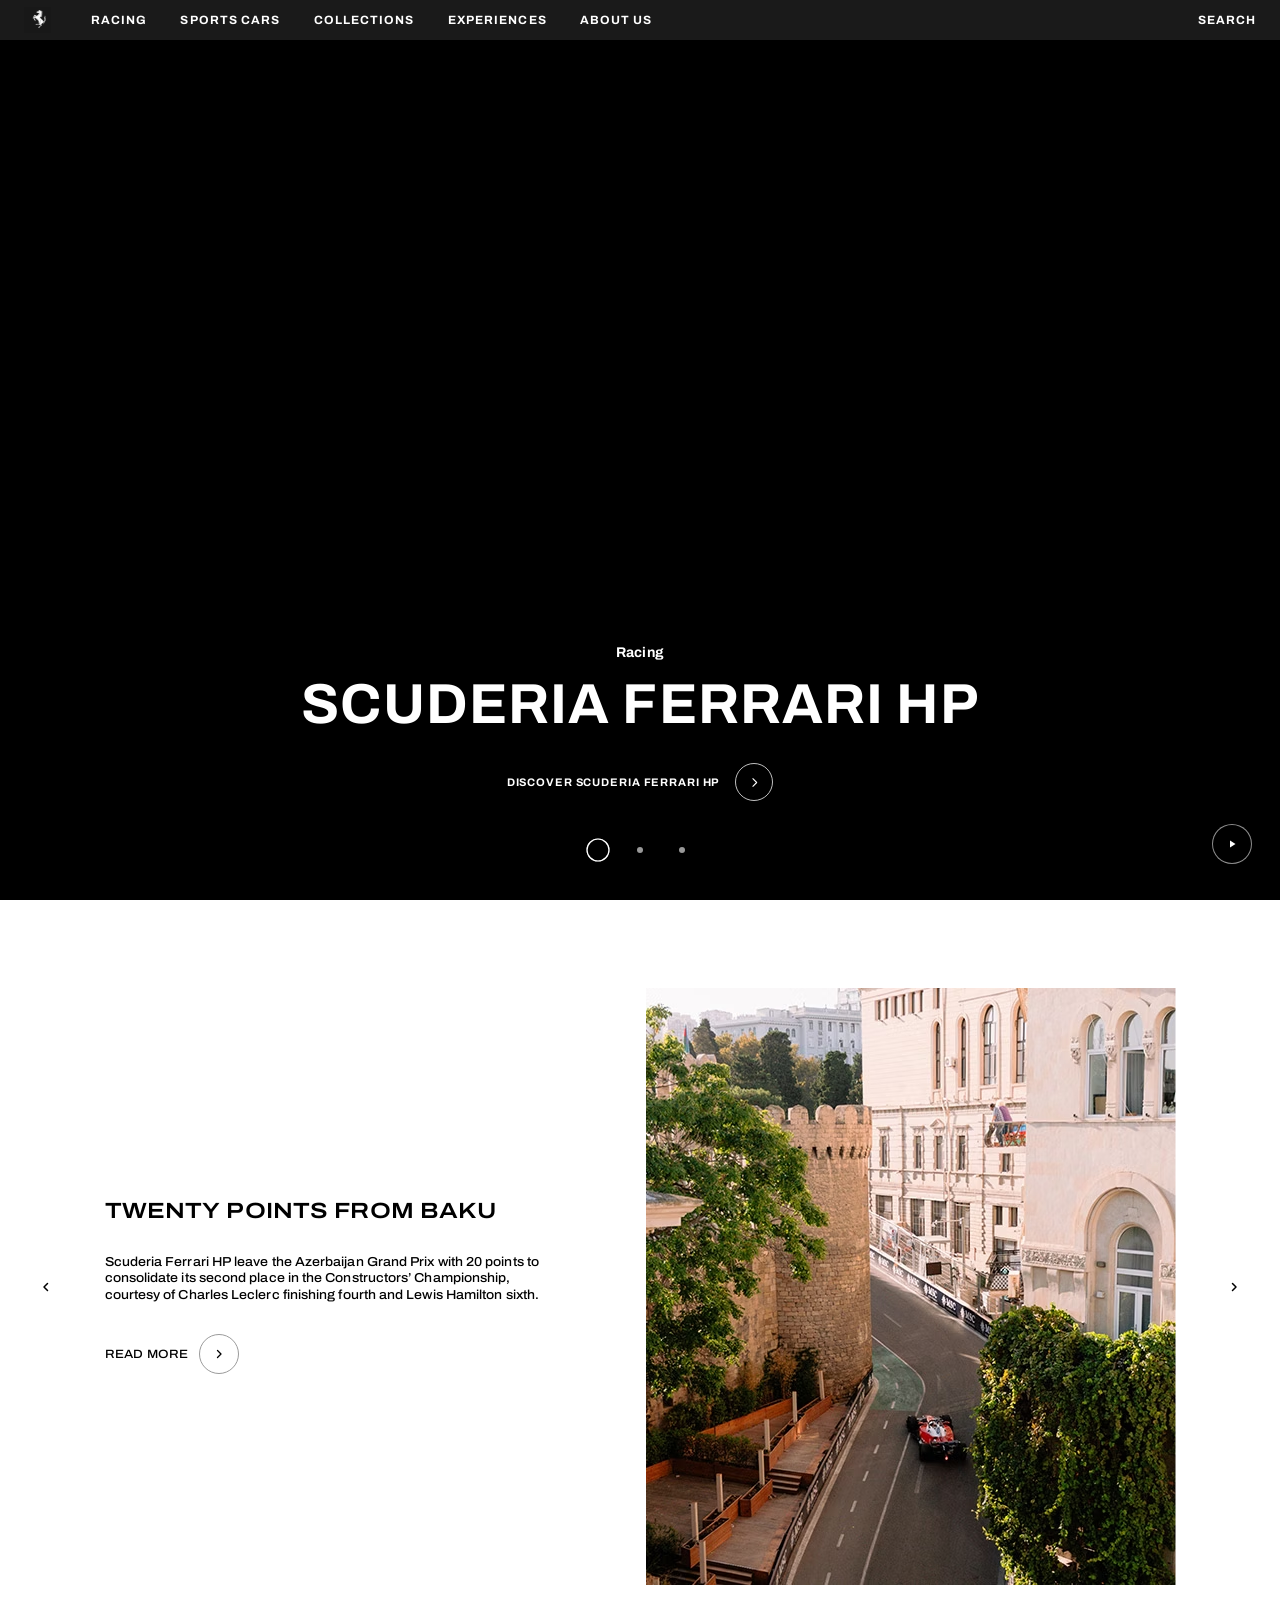
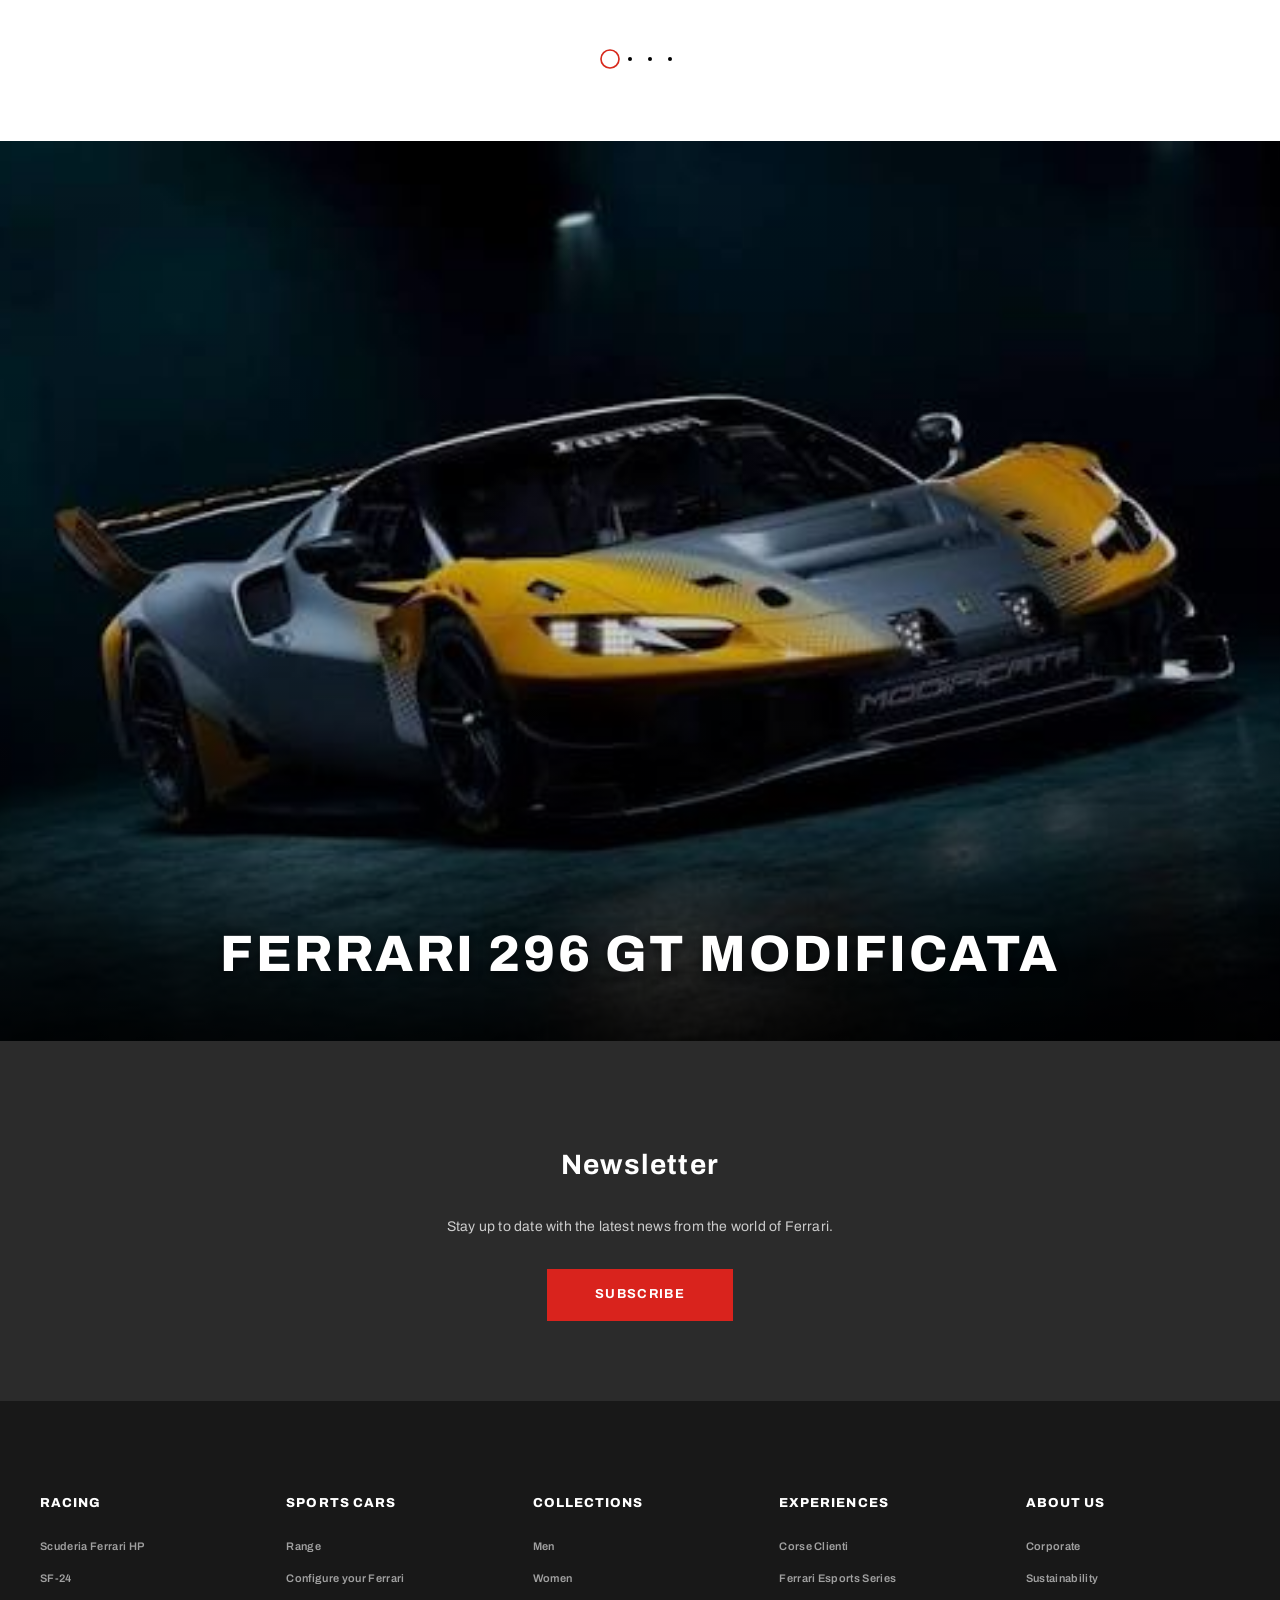
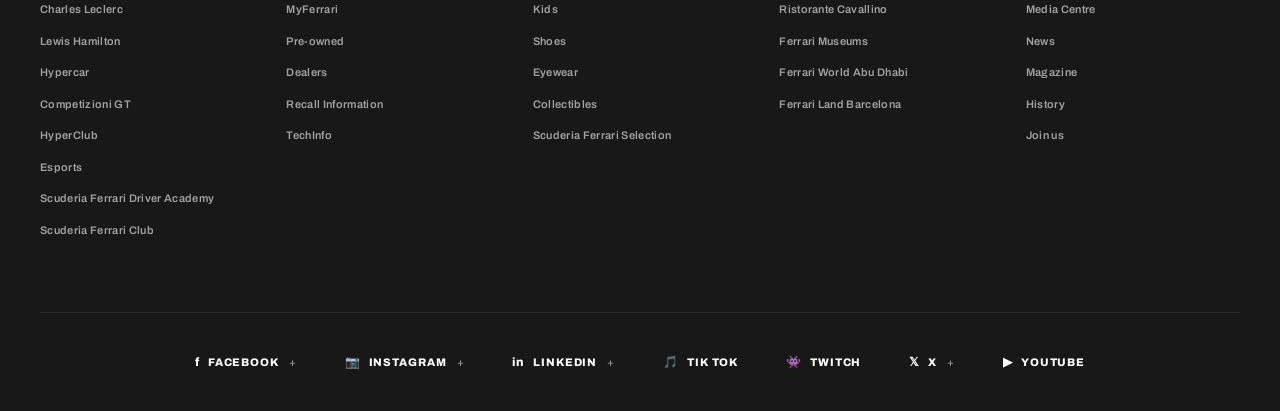
<file: ferrariEasy.versaoFinal/index.html>
<!doctype html>
<html lang="en">
  <head>
    <meta charset="UTF-8" />
    <meta name="viewport" content="width=device-width, initial-scale=1.0" />
    <link rel="stylesheet" href="style.css" />
    <title>Sistema oficial da Ferrari</title>
  </head>
 <body>
    <!--
      FERRARI — réplica do SENAI
    -->
 
    <!-- Fonte: Archivo (variável, com eixo de largura) é a alternativa gratuita mais próxima da Ferrari Sans, a fonte da Ferrari tem copyright kkkkkkkkk -->
    <link rel="preconnect" href="https://fonts.googleapis.com" />
    <link rel="preconnect" href="https://fonts.gstatic.com" crossorigin />
    <link
      href="https://fonts.googleapis.com/css2?family=Archivo:wdth,wght@62..125,100..900&display=swap"
      rel="stylesheet"
    />
 
    <link rel="stylesheet" href="style.css" />
  </head>
 
  <body>
    
<header class="Header_header">
  <div class="Header_topbar">
    <div class="Header_content">
      <a class="Header_logo" href="index.html" aria-label="Ferrari — Home">
        <img src="img/logo.png.png" alt="Ferrari" />
      </a>

      <nav class="Header_nav" aria-label="Main navigation">
        <ul class="Header_menu">
          <li><a href="">Racing</a></li>
          <li><a href="sports-cars.html" aria-current="page">Sports Cars</a></li>
          <li><a href="">Collections</a></li>
          <li><a href="">Experiences</a></li>
          <li><a href="">About Us</a></li>
        </ul>
      </nav>

      <div class="Header_search">
        <a href="">Search</a>
      </div>
    </div>
  </div>
</header>
 
    <main>
      <!-- ==HERO SLIDER== -->
      <section class="hero-slider" id="hero-slider" aria-roledescription="carousel" aria-label="Ferrari highlights">
        <div class="video-container">
          <video id="bg-video" autoplay muted playsinline preload="auto"></video>
        </div>
 
        <div class="hero-content" id="hero-content">
          <p class="hero-category" id="slide-category">Racing</p>
          <h1 class="hero-title" id="slide-title">Scuderia Ferrari HP</h1>
 
          <a class="discover-btn" id="slide-link" href="#racing">
            <span id="slide-cta">Discover Scuderia Ferrari HP</span>
            <span class="arrow-icon" aria-hidden="true">
              <svg viewBox="0 0 24 24">
                <path d="M9 5l7 7-7 7" stroke-linecap="round" stroke-linejoin="round" />
              </svg>
               <!-- SVG: serve para desenhar e exibir gráficos vetoriais (Scalable Vector Graphics) diretamente na página da web -->
            </span>
          </a>
        </div>
 
        <!-- bolinhas: geradas pelo JS a partir da lista slidesVideo -->
        <div class="slider-dots" id="slider-dots"></div>
 
        <!-- botao de play e pausa-->
        <div class="controls-right">
          <button class="play-pause-btn" id="play-pause-btn" type="button" aria-label="Pause video">
            <svg id="pause-icon" viewBox="0 0 24 24" aria-hidden="true">
              <path d="M6 19h4V5H6v14zm8-14v14h4V5h-4z" />
            </svg>
            <svg id="play-icon" viewBox="0 0 24 24" aria-hidden="true" style="display: none">
              <path d="M8 5v14l11-7z" />
            </svg>
          </button>
        </div>
      </section>
 
      <!-- ======================= NEWS ======================= -->
      <section class="news" id="news" aria-roledescription="carousel" aria-label="Latest news">
        <div class="news__stage">
          <button class="news__arrow news__arrow--prev" type="button" aria-label="Previous news">
            <svg viewBox="0 0 24 24" aria-hidden="true"><path d="M15 5l-7 7 7 7" /></svg>
          </button>
 
          <!-- slides: gerados pelo JS a partir da lista slidesNews -->
          <div class="news__slides"></div>
 
          <button class="news__arrow news__arrow--next" type="button" aria-label="Next news">
            <svg viewBox="0 0 24 24" aria-hidden="true"><path d="M9 5l7 7-7 7" /></svg>
          </button>
        </div>
 
        <!-- bolinhas: geradas pelo JS -->
        <div class="news__dots" role="group" aria-label="Choose news"></div>
      </section>
<!-- ======================= FEATURED CAR ======================= -->
      <section class="featured-car">
        <img 
          src="media/ferrari-296-gt-modificata.png" 
          alt="Ferrari 296 GT Modificata" 
          class="featured-car__image" 
        />
        <div class="featured-car__overlay">
          <h2 class="featured-car__title">FERRARI 296 GT MODIFICATA</h2>
        </div>
      </section>
      <!-- ======================= NEWSLETTER ======================= -->
    <section class="newsletter">
      <div class="newsletter__container">
        <h2 class="newsletter__title">Newsletter</h2>
        <p class="newsletter__description">Stay up to date with the latest news from the world of Ferrari.</p>
        <a href="https://www.ferrari.com/en-BR" class="newsletter__button" target="_blank" rel="noopener noreferrer">SUBSCRIBE</a>
      </div>
    </section>

    <!-- ======================= FOOTER ======================= -->
    <footer class="footer">
      <div class="footer__container">
        <!-- Colunas de Navegação -->
        <div class="footer__columns">
          <div class="footer__column">
            <h3 class="footer__column-title">RACING</h3>
            <ul class="footer__list">
              <li><a href="">Scuderia Ferrari HP</a></li>
              <li><a href="">SF-24</a></li>
              <li><a href="">Charles Leclerc</a></li>
              <li><a href="">Lewis Hamilton</a></li>
              <li><a href="">Hypercar</a></li>
              <li><a href="">Competizioni GT</a></li>
              <li><a href="">HyperClub</a></li>
              <li><a href="">Esports</a></li>
              <li><a href="">Scuderia Ferrari Driver Academy</a></li>
              <li><a href="">Scuderia Ferrari Club</a></li>
            </ul>
          </div>

          <div class="footer__column">
            <h3 class="footer__column-title">SPORTS CARS</h3>
            <ul class="footer__list">
              <li><a href="">Range</a></li>
              <li><a href="">Configure your Ferrari</a></li>
              <li><a href="">MyFerrari</a></li>
              <li><a href="">Pre-owned</a></li>
              <li><a href="">Dealers</a></li>
              <li><a href="">Recall Information</a></li>
              <li><a href="">TechInfo</a></li>
            </ul>
          </div>

          <div class="footer__column">
            <h3 class="footer__column-title">COLLECTIONS</h3>
            <ul class="footer__list">
              <li><a href="">Men</a></li>
              <li><a href="">Women</a></li>
              <li><a href="">Kids</a></li>
              <li><a href="">Shoes</a></li>
              <li><a href="">Eyewear</a></li>
              <li><a href="">Collectibles</a></li>
              <li><a href="">Scuderia Ferrari Selection</a></li>
            </ul>
          </div>

          <div class="footer__column">
            <h3 class="footer__column-title">EXPERIENCES</h3>
            <ul class="footer__list">
              <li><a href="">Corse Clienti</a></li>
              <li><a href="">Ferrari Esports Series</a></li>
              <li><a href="">Ristorante Cavallino</a></li>
              <li><a href="">Ferrari Museums</a></li>
              <li><a href="">Ferrari World Abu Dhabi</a></li>
              <li><a href="">Ferrari Land Barcelona</a></li>
            </ul>
          </div>

          <div class="footer__column">
            <h3 class="footer__column-title">ABOUT US</h3>
            <ul class="footer__list">
              <li><a href="">Corporate</a></li>
              <li><a href="">Sustainability</a></li>
              <li><a href="">Media Centre</a></li>
              <li><a href="">News</a></li>
              <li><a href="">Magazine</a></li>
              <li><a href="">History</a></li>
              <li><a href="">Join us</a></li>
            </ul>
          </div>
        </div>

        <hr class="footer__divider" />

        <!-- Redes Sociais -->
        <div class="footer__socials">
          <a href="" class="footer__social-item">
            <span class="footer__social-icon">f</span> FACEBOOK <span class="footer__social-plus">+</span>
          </a>
          <a href="" class="footer__social-item">
            <span class="footer__social-icon">📷</span> INSTAGRAM <span class="footer__social-plus">+</span>
          </a>
          <a href="" class="footer__social-item">
            <span class="footer__social-icon">in</span> LINKEDIN <span class="footer__social-plus">+</span>
          </a>
          <a href="" class="footer__social-item">
            <span class="footer__social-icon">🎵</span> TIK TOK
          </a>
          <a href="" class="footer__social-item">
            <span class="footer__social-icon">👾</span> TWITCH
          </a>
          <a href="" class="footer__social-item">
            <span class="footer__social-icon">𝕏</span> X <span class="footer__social-plus">+</span>
          </a>
          <a href="" class="footer__social-item">
            <span class="footer__social-icon">▶</span> YOUTUBE
          </a>
        </div>
      </div>
    </footer>
    </main>
 
    <!-- =========================================================
         SCRIPT 1 — varias coisas usadas pelos dois carrosséis
         ========================================================= -->
    <!-- A troca de slides e a barra de reprodução nos botões deste código (JS) foram feitas com IA. -->
    <script>
      const FERRARI_URL = "http://127.0.0.1:5500/ferrariEasy.versaoFinal/index.html"; // destino de todos os "Read more"
 
      // índice circular: wrapIndex(-1, 4) => 3 | wrapIndex(4, 4) => 0
      const wrapIndex = (i, total) => (i + total) % total;
 
      // cria as bolinhas com anel de progresso (mesmo SVG no hero e nas notícias)
      // cls: "dot" (hero) ou "news-dot" (notícias) | size: tamanho do viewBox do anel
      function createDots(container, cls, labels, size) {
        const c = size / 2;
        const r = c - 1;
        container.innerHTML = labels
          .map(
            (label) => `
              <button class="${cls}" type="button" aria-label="${label}">
                <span class="${cls}__core"></span>
                <svg class="${cls}__ring" viewBox="0 0 ${size} ${size}" aria-hidden="true">
                  <circle class="${cls}__track" cx="${c}" cy="${c}" r="${r}" />
                  <circle class="${cls}__progress" cx="${c}" cy="${c}" r="${r}" />
                </svg>
              </button>`
          )
          .join("");
        return Array.from(container.children);
      }
 
      // marca a bolinha ativa
      function setActiveDot(dots, index) {
        dots.forEach((dot, i) => {
          dot.classList.toggle("is-active", i === index);
          dot.setAttribute("aria-current", i === index ? "true" : "false");
        });
      }
    </script>
 
    <!-- =========================================================
         SCRIPT 2 — HERO (vídeo de fundo) - variáveis terminam com "Video"
         ========================================================= -->
    <script>
      /* Troque os caminhos locais se mudar as pastas.
         O fallback só é usado se o arquivo local não for encontrado. */
      const slidesVideo = [
        {
          category: "Racing",
          title: "Scuderia Ferrari HP",
          cta: "Discover Scuderia Ferrari HP",
          link: "#racing",
          local: "media/videoplayback.mp4",
          fallback:
            "https://assets.mixkit.co/videos/preview/mixkit-sports-car-driving-on-a-road-at-sunset-41440-large.mp4",
          zoom: 1.2,
        },
        {
          category: "Sports Cars",
          title: "Start Your Engine",
          cta: "Discover the Ferrari line up",
          link: "#sports-cars",
          local: "media/sportsCar.mp4",
          fallback:
            "https://assets.mixkit.co/videos/preview/mixkit-red-sports-car-driving-on-a-track-41438-large.mp4",
          zoom: 1,
        },
        {
          category: "Collections",
          title: "FW 26 Runway Collection",
          cta: "Discover the collection",
          link: "#collections",
          local: "media/collection.mp4",
          fallback:
            "https://assets.mixkit.co/videos/preview/mixkit-model-walking-on-a-runway-41421-large.mp4",
          zoom: 1,
        },
      ];
 
      const DEFAULT_DURATION_VIDEO = 8; // segundos, caso o vídeo não informe a duração
 
      const sliderVideo = document.getElementById("hero-slider");
      const bgVideo = document.getElementById("bg-video");
      const contentVideo = document.getElementById("hero-content");
      const categoryVideo = document.getElementById("slide-category");
      const titleVideo = document.getElementById("slide-title");
      const ctaVideo = document.getElementById("slide-cta");
      const linkVideo = document.getElementById("slide-link");
      const playBtnVideo = document.getElementById("play-pause-btn");
      const playIconVideo = document.getElementById("play-icon");
      const pauseIconVideo = document.getElementById("pause-icon");
 
      const dotsVideo = createDots(
        document.getElementById("slider-dots"),
        "dot",
        slidesVideo.map((slide, i) => `Slide ${i + 1}: ${slide.category}`),
        24
      );
 
      let currentVideo = 0;
      let fallbackUsedVideo = false;
      let swappingVideo = false; // true durante a transição (evita trocar duas vezes seguidas)
 
      /* ---------- vídeo ---------- */
      function safePlayVideo() {
        const attempt = bgVideo.play();
        if (attempt) attempt.catch(() => {}); // autoplay bloqueado: ignora silenciosamente
      }
 
      function loadSlideVideo(slide) {
        fallbackUsedVideo = false;
        bgVideo.style.transform = `scale(${slide.zoom || 1})`;
        bgVideo.src = slide.local;
        bgVideo.load();
        safePlayVideo();
      }
 
      // textos + vídeo do slide (usado no início e a cada troca)
      function renderSlideVideo(slide) {
        categoryVideo.textContent = slide.category;
        titleVideo.textContent = slide.title;
        ctaVideo.textContent = slide.cta;
        linkVideo.href = slide.link;
        loadSlideVideo(slide);
      }
 
      // ícone de play/pause, aria-label e congelamento do anel seguem o estado real do vídeo
      function syncPlayStateVideo(playing) {
        sliderVideo.classList.toggle("is-paused", !playing);
        pauseIconVideo.style.display = playing ? "block" : "none";
        playIconVideo.style.display = playing ? "none" : "block";
        playBtnVideo.setAttribute("aria-label", playing ? "Pause video" : "Play video");
      }
 
      /* ---------- anel de progresso (dura o mesmo tempo do vídeo) ---------- */
      function restartRingVideo() {
        const dot = dotsVideo[currentVideo];
        const ring = dot.querySelector(".dot__progress");
        const duration =
          Number.isFinite(bgVideo.duration) && bgVideo.duration > 0
            ? bgVideo.duration
            : DEFAULT_DURATION_VIDEO;
 
        dot.style.setProperty("--video-duration", `${duration}s`);
        ring.style.animation = "none";
        void ring.offsetWidth; // força o reinício da animação
        ring.style.animation = "";
      }
 
      /* ---------- troca de slide ---------- */
      function goToSlideVideo(index) {
        if (index === currentVideo || swappingVideo) return;
        swappingVideo = true;
        currentVideo = index;
        setActiveDot(dotsVideo, currentVideo);
 
        contentVideo.classList.add("is-hidden");
        bgVideo.classList.add("is-swapping");
 
        setTimeout(() => {
          renderSlideVideo(slidesVideo[index]);
          contentVideo.classList.remove("is-hidden");
          swappingVideo = false;
        }, 350);
      }
 
      const nextSlideVideo = () => goToSlideVideo(wrapIndex(currentVideo + 1, slidesVideo.length));
      const prevSlideVideo = () => goToSlideVideo(wrapIndex(currentVideo - 1, slidesVideo.length));
 
      /* ---------- eventos ---------- */
      bgVideo.addEventListener("error", () => {
        const slide = slidesVideo[currentVideo];
        if (!fallbackUsedVideo && slide.fallback) {
          fallbackUsedVideo = true;
          bgVideo.src = slide.fallback;
          bgVideo.load();
          safePlayVideo();
        }
      });
      bgVideo.addEventListener("canplay", () => bgVideo.classList.remove("is-swapping"));
      bgVideo.addEventListener("loadedmetadata", restartRingVideo);
      bgVideo.addEventListener("play", () => syncPlayStateVideo(true));
      bgVideo.addEventListener("pause", () => syncPlayStateVideo(false));
      bgVideo.addEventListener("ended", nextSlideVideo); // o vídeo acabou => próximo slide
 
      dotsVideo.forEach((dot, i) => dot.addEventListener("click", () => goToSlideVideo(i)));
 
      playBtnVideo.addEventListener("click", () => {
        if (bgVideo.paused) safePlayVideo();
        else bgVideo.pause();
      });
 
      // setas do teclado: só valem enquanto o hero está visível (e o foco não está nas notícias)
      document.addEventListener("keydown", (e) => {
        const heroVisible = sliderVideo.getBoundingClientRect().bottom > window.innerHeight * 0.4;
        if (!heroVisible || e.target.closest("#news")) return;
        if (e.key === "ArrowRight") nextSlideVideo();
        if (e.key === "ArrowLeft") prevSlideVideo();
      });
 
      /* ---------- início ---------- */
      renderSlideVideo(slidesVideo[0]);
      setActiveDot(dotsVideo, currentVideo);
    </script>
 
    <!-- =========================================================
         SCRIPT 3 — NEWS (carrossel de notícias) - variáveis terminam com "News"
         - textos: cada caractere sobe (de baixo para cima) um de cada vez
         - imagens: revelam da esquerda para a direita
         - avança sozinho; pausa com o mouse em cima ou foco no teclado (IA kkkkkk)
         ========================================================= */ -->
         
    <script>
      /* Uma lista alimenta tudo: o HTML dos slides e as bolinhas.
         Para trocar uma notícia, edite só aqui. Use "url" para um link próprio;
         sem "url", o "Read more" usa FERRARI_URL. Os paths das imagens são imaginários por enquanto. */
      const slidesNews = [
        {
          title: "Twenty points from Baku",
          text: "Scuderia Ferrari HP leave the Azerbaijan Grand Prix with 20 points to consolidate its second place in the Constructors’ Championship, courtesy of Charles Leclerc finishing fourth and Lewis Hamilton sixth.",
          img: "media/rullo_mob_260926_R15_AZERBAIJAN_DP_VA2_1196.avif",
          alt: "Ferrari Formula 1 car on the Baku street circuit",
        },
        {
          title: "Ferrari tenth at Fuji",
          text: "Ferrari leaves Japan with tenth place for the number 51 499P as its best result at the Fuji 6 Hours, the third-to-last round of the FIA WEC 2026.",
          img: "media/gtw2-wec-fuji-2026-race.avif",
          alt: "Ferrari 499P number 51 on track at Fuji",
        },
        {
          title: "Ferrari CZ26 debuts at Pebble Beach",
          text: "A bespoke new Special Projects creation makes its world debut in Monterey",
          img: "media/FERRARI_CZ26_20260814_RULLO2.avif",
          alt: "Ferrari CZ26 Special Projects car",
        },
        {
          title: "Ferrari Hypersail starts its crew formation: Giulia Conti and Shannon Falcone join the project led by Enrico Voltolini",
          text: "Ferrari Hypersail marks a key milestone in its journey, announcing the first Sailing Team members who will participate in sea trials and the future racing program for the 100-foot full-foiling monohull.",
          img: "media/hypersail-team-RULLO2.avif",
          alt: "Ferrari Hypersail sailing team member",
        },
      ];
 
      /* tempo total (ms) que cada tipo de texto leva para "escrever".
         o passo por caractere é limitado para textos longos não demorarem */
      const SPLIT_NEWS = {
        title: { base: 100, budget: 520, maxStep: 24 },
        desc: { base: 260, budget: 640, maxStep: 12 },
      };
 
      const sectionNews = document.getElementById("news");
      const stageNews = sectionNews.querySelector(".news__stage");
      const trackNews = sectionNews.querySelector(".news__slides");
      const reduceMotionNews = window.matchMedia("(prefers-reduced-motion: reduce)").matches;
 
      /* ---------- monta os slides e as bolinhas ---------- */
      trackNews.innerHTML = slidesNews
        .map(
          (slide, i) => `
            <article class="news__slide" aria-roledescription="slide" aria-label="${i + 1} of ${slidesNews.length}">
              <div class="news__text">
                <h2 class="news__title" data-split="title">${slide.title}</h2>
                <p class="news__desc" data-split="desc">${slide.text}</p>
                <a class="news__more" href="${slide.url || FERRARI_URL}" target="_blank" rel="noopener noreferrer">
                  <span>Read more</span>
                  <span class="news__more-icon" aria-hidden="true">
                    <svg viewBox="0 0 24 24"><path d="M9 5l7 7-7 7" /></svg>
                  </span>
                </a>
              </div>
              <figure class="news__media">
                <img src="${slide.img}" alt="${slide.alt}" loading="lazy" />
              </figure>
            </article>`
        )
        .join("");
 
      const articlesNews = Array.from(trackNews.children);
      const dotsNews = createDots(
        sectionNews.querySelector(".news__dots"),
        "news-dot",
        slidesNews.map((slide, i) => `News ${i + 1}`),
        20
      );
 
      /* ---------- divide o texto em palavras > caracteres ---------- */
      function splitCharsNews(el) {
        const cfg = SPLIT_NEWS[el.dataset.split] || SPLIT_NEWS.desc;
        const text = el.textContent.trim().replace(/\s+/g, " ");
        const count = text.replace(/ /g, "").length;
        const step = Math.min(cfg.maxStep, cfg.budget / Math.max(count, 1));
 
        // texto original só para leitores de tela
        const sr = document.createElement("span");
        sr.className = "sr-only";
        sr.textContent = text;
 
        const visual = document.createElement("span");
        visual.className = "split";
        visual.setAttribute("aria-hidden", "true");
 
        let i = 0;
        const words = text.split(" ");
        words.forEach((word, w) => {
          const wordEl = document.createElement("span");
          wordEl.className = "word";
          Array.from(word).forEach((ch) => {
            const c = document.createElement("span");
            c.className = "char";
            c.textContent = ch;
            c.style.setProperty("--i", i++);
            wordEl.appendChild(c);
          });
          visual.appendChild(wordEl);
          if (w < words.length - 1) visual.appendChild(document.createTextNode(" "));
        });
 
        el.textContent = "";
        el.append(sr, visual);
        el.style.setProperty("--base", `${cfg.base}ms`);
        el.style.setProperty("--step", `${step.toFixed(2)}ms`);
      }
 
      sectionNews.querySelectorAll("[data-split]").forEach(splitCharsNews);
 
      /* imagens que não existem (paths imaginários): mantém o bloco cinza */
      sectionNews.querySelectorAll(".news__media img").forEach((img) => {
        const markMissing = () => img.classList.add("is-missing");
        img.addEventListener("error", markMissing);
        if (img.complete && img.naturalWidth === 0) markMissing();
      });
 
      /* ---------- troca de slide ---------- */
      let currentNews = -1;
 
      function showNews(index) {
        if (index === currentNews) return;
 
        const leaving = articlesNews[currentNews];
        if (leaving) {
          leaving.classList.remove("is-active");
          leaving.classList.add("is-leaving");
          clearTimeout(leaving._leaveTimer);
          leaving._leaveTimer = setTimeout(() => leaving.classList.remove("is-leaving"), 350);
        }
 
        const entering = articlesNews[index];
        clearTimeout(entering._leaveTimer);
        entering.classList.remove("is-leaving");
        entering.classList.add("is-active");
 
        setActiveDot(dotsNews, index);
        currentNews = index;
      }
 
      const nextNews = () => showNews(wrapIndex(currentNews + 1, slidesNews.length));
      const prevNews = () => showNews(wrapIndex(currentNews - 1, slidesNews.length));
 
      /* ---------- eventos ---------- */
      sectionNews.querySelector(".news__arrow--next").addEventListener("click", nextNews);
      sectionNews.querySelector(".news__arrow--prev").addEventListener("click", prevNews);
      dotsNews.forEach((dot, i) => dot.addEventListener("click", () => showNews(i)));
 
      /* o anel de progresso terminou => próximo slide (sem autoplay se o usuário pediu menos movimento) */
      if (!reduceMotionNews) {
        sectionNews.addEventListener("animationend", (e) => {
          if (e.animationName === "newsRing") nextNews();
        });
      }
 
      /* teclado (só quando o foco está dentro da seção) */
      sectionNews.addEventListener("keydown", (e) => {
        if (e.key === "ArrowRight") nextNews();
        if (e.key === "ArrowLeft") prevNews();
      });
 
      /* swipe no celular */
      let startXNews = null;
      stageNews.addEventListener("touchstart", (e) => (startXNews = e.touches[0].clientX), { passive: true });
      stageNews.addEventListener("touchend", (e) => {
        if (startXNews === null) return;
        const dx = e.changedTouches[0].clientX - startXNews;
        startXNews = null;
        if (Math.abs(dx) > 50) (dx < 0 ? nextNews : prevNews)();
      });
 
      /* começa só quando a seção aparece na tela; pausa o progresso quando sai */
      if ("IntersectionObserver" in window) {
        new IntersectionObserver(
          ([entry]) => {
            sectionNews.classList.toggle("is-inview", entry.isIntersecting);
            if (entry.isIntersecting && currentNews === -1) showNews(0);
          },
          { threshold: 0.35 }
        ).observe(sectionNews);
      } else {
        sectionNews.classList.add("is-inview");
        showNews(0);
      }
    </script>
  </body>
</html>
</file>
<file: ferrariEasy.versaoFinal/style.css>
/* =========================================================
   FERRARI — réplica
   Tokens, header fixo e hero slider em tela cheia
   ========================================================= */
 
:root {
  --f-font: "Archivo", "Helvetica Neue", Helvetica, Arial, sans-serif;
 
  --f-white: #ffffff;
  --f-black: #000000;
  --f-bar: #1a1a1a; /* barra do menu */
  --f-muted: rgba(255, 255, 255, 0.6);
  --f-red: #ff2800; /* Rosso Corsa */
 
  --header-height: 40px;
 
  /* cor do anel de progresso da bolinha ativa.
     troque para var(--f-red) se quiser o anel vermelho */
  --dot-progress: var(--f-white);
 
  --ease: cubic-bezier(0.4, 0, 0.2, 1);
}
 
*,
*::before,
*::after {
  box-sizing: border-box;
}
 
html,
body {
  height: 100%;
}
 
body {
  margin: 0;
  padding: 0;
  background-color: var(--f-black);
  color: var(--f-white);
  font-family: var(--f-font);
  font-size: 13px;
  line-height: 1.5;
  letter-spacing: 0.015em;
  overflow-x: clip;
  -webkit-font-smoothing: antialiased;
  -moz-osx-font-smoothing: grayscale;
}
 
img {
  display: block;
  max-width: 100%;
}
 
button {
  font-family: inherit;
}
 
:focus-visible {
  outline: 2px solid var(--f-white);
  outline-offset: 3px;
}
 
/* =========================================================
   HEADER
   ========================================================= */
 
.Header_header {
  position: fixed;
  top: 0;
  left: 0;
  right: 0;
  z-index: 700;
}
 
.Header_topbar {
  height: var(--header-height);
  background: var(--f-bar);
}
 
.Header_content {
  display: flex;
  align-items: center;
  height: 100%;
  padding: 0 24px;
  gap: 40px;
}
 
.Header_logo {
  display: flex;
  align-items: center;
  flex: 0 0 auto;
}
 
.Header_logo img {
  height: 26px;
  width: auto;
}
 
.Header_nav {
  flex: 1 1 auto;
}
 
.Header_menu {
  display: flex;
  align-items: center;
  gap: clamp(20px, 2.6vw, 46px);
  list-style: none;
  margin: 0;
  padding: 0;
}
 
.Header_search {
  margin-left: auto;
  flex: 0 0 auto;
}
 
.Header_menu a,
.Header_search a {
  position: relative;
  display: inline-block;
  padding: 11px 0;
  color: var(--f-white);
  text-decoration: none;
  text-transform: uppercase;
  font-size: 12px;
  font-weight: 700;
  letter-spacing: 0.09em;
  white-space: nowrap;
  transition: opacity 200ms var(--ease);
}
 
.Header_menu a:hover,
.Header_search a:hover {
  opacity: 0.85;
}
 
/* sublinhado que cresce no hover */
.Header_menu a::after,
.Header_search a::after {
  content: "";
  position: absolute;
  left: 0;
  right: 0;
  bottom: 7px;
  height: 1px;
  background: currentColor;
  transform: scaleX(0);
  transform-origin: left center;
  transition: transform 300ms var(--ease);
}
 
.Header_menu a:hover::after,
.Header_search a:hover::after {
  transform: scaleX(1);
}
 
/* =========================================================
   HERO SLIDER
   ========================================================= */
 
.hero-slider {
  position: relative;
  width: 100%;
  height: 100vh;
  height: 100svh;
  overflow: hidden;
}
 
.video-container {
  position: absolute;
  inset: 0;
  z-index: 1;
  overflow: hidden;
  background: var(--f-black);
}
 
/* gradiente que escurece topo e base para dar contraste ao texto */
.video-container::after {
  content: "";
  position: absolute;
  inset: 0;
  pointer-events: none;
  background: linear-gradient(
    180deg,
    rgba(0, 0, 0, 0.55) 0%,
    rgba(0, 0, 0, 0.12) 26%,
    rgba(0, 0, 0, 0) 45%,
    rgba(0, 0, 0, 0.45) 78%,
    rgba(0, 0, 0, 0.85) 100%
  );
}
 
#bg-video {
  width: 100%;
  height: 100%;
  object-fit: cover;
  opacity: 1;
  transition: opacity 450ms var(--ease), transform 800ms var(--ease);
}
 
#bg-video.is-swapping {
  opacity: 0;
}
 
/* ---------- texto do slide ---------- */
 
.hero-content {
  position: absolute;
  left: 0;
  right: 0;
  bottom: clamp(88px, 11vh, 132px);
  z-index: 10;
  padding: 0 24px;
  text-align: center;
  opacity: 1;
  transform: translateY(0);
  transition: opacity 400ms var(--ease), transform 400ms var(--ease);
}
 
.hero-content.is-hidden {
  opacity: 0;
  transform: translateY(16px);
}
 
.hero-category {
  margin: 0 0 12px;
  font-size: clamp(14px, 1.1vw, 17px);
  font-weight: 700;
  letter-spacing: 0.01em;
  text-shadow: 0 2px 14px rgba(0, 0, 0, 0.45);
}
 
.hero-title {
  margin: 0 0 30px;
  font-size: clamp(30px, 4.4vw, 62px);
  font-weight: 700;
  line-height: 1.02;
  text-transform: uppercase;
  letter-spacing: 0.02em;
  text-shadow: 0 2px 24px rgba(0, 0, 0, 0.45);
}
 
.discover-btn {
  display: inline-flex;
  align-items: center;
  gap: 16px;
  color: var(--f-white);
  text-decoration: none;
  font-size: clamp(11px, 0.85vw, 14px);
  font-weight: 700;
  text-transform: uppercase;
  letter-spacing: 0.08em;
}
 
.arrow-icon {
  display: grid;
  place-items: center;
  flex: 0 0 auto;
  width: 38px;
  height: 38px;
  border-radius: 50%;
  border: 1px solid rgba(255, 255, 255, 0.75);
  transition: background-color 300ms var(--ease), border-color 300ms var(--ease),
    color 300ms var(--ease);
}
 
.arrow-icon svg {
  width: 13px;
  height: 13px;
  fill: none;
  stroke: currentColor;
  stroke-width: 2;
}
 
.discover-btn:hover .arrow-icon {
  background: var(--f-white);
  border-color: var(--f-white);
  color: var(--f-black);
}
 
/* ---------- bolinhas de navegação ---------- */
 
.slider-dots {
  position: absolute;
  left: 0;
  right: 0;
  bottom: clamp(30px, 4.2vh, 46px);
  z-index: 10;
  display: flex;
  justify-content: center;
  align-items: center;
  gap: 18px;
}
 
.dot {
  position: relative;
  display: grid;
  place-items: center;
  width: 24px;
  height: 24px;
  padding: 0;
  border: 0;
  background: none;
  cursor: pointer;
  -webkit-tap-highlight-color: transparent;
}
 
.dot__core {
  width: 6px;
  height: 6px;
  border-radius: 50%;
  background: var(--f-muted);
  transition: background-color 300ms var(--ease), opacity 300ms var(--ease),
    transform 300ms var(--ease);
}
 
.dot:hover .dot__core {
  background: var(--f-white);
}
 
.dot.is-active .dot__core {
  opacity: 0;
  transform: scale(0.4);
}
 
.dot__ring {
  position: absolute;
  inset: 0;
  width: 100%;
  height: 100%;
  transform: rotate(-90deg); /* começa o progresso no topo */
  opacity: 0;
  transition: opacity 300ms var(--ease);
}
 
.dot.is-active .dot__ring {
  opacity: 1;
}
 
.dot__track {
  fill: none;
  stroke: rgba(255, 255, 255, 0.35);
  stroke-width: 1.2;
}
 
.dot__progress {
  fill: none;
  stroke: var(--dot-progress);
  stroke-width: 1.2;
  stroke-linecap: round;
  stroke-dasharray: 69.12; /* 2 * PI * r, com r = 11 */
  stroke-dashoffset: 69.12;
}
 
.dot.is-active .dot__progress {
  animation: dotProgress var(--video-duration, 8s) linear forwards;
}
 
/* o anel congela junto com o vídeo */
.hero-slider.is-paused .dot.is-active .dot__progress {
  animation-play-state: paused;
}
 
@keyframes dotProgress {
  to {
    stroke-dashoffset: 0;
  }
}
 
/* ---------- play / pause ---------- */
 
.controls-right {
  position: absolute;
  right: clamp(16px, 2.2vw, 40px);
  bottom: clamp(28px, 4vh, 44px);
  z-index: 10;
}
 
.play-pause-btn {
  display: grid;
  place-items: center;
  width: 40px;
  height: 40px;
  border-radius: 50%;
  border: 1px solid rgba(255, 255, 255, 0.55);
  background: rgba(0, 0, 0, 0.25);
  backdrop-filter: blur(6px);
  color: var(--f-white);
  cursor: pointer;
  transition: background-color 300ms var(--ease), border-color 300ms var(--ease),
    color 300ms var(--ease);
}
 
.play-pause-btn:hover {
  background: var(--f-white);
  border-color: var(--f-white);
  color: var(--f-black);
}
 
.play-pause-btn svg {
  width: 12px;
  height: 12px;
  fill: currentColor;
}
 
/* =========================================================
   RESPONSIVO
   ========================================================= */
 
@media (max-width: 900px) {
  .Header_nav {
    display: none;
  }
 
  .Header_content {
    padding: 0 16px;
    gap: 16px;
  }
 
  .hero-content {
    bottom: 104px;
  }
 
  .hero-title {
    letter-spacing: 0.01em;
  }
 
  .arrow-icon {
    width: 32px;
    height: 32px;
  }
 
  .slider-dots {
    bottom: 34px;
  }
}
 
@media (prefers-reduced-motion: reduce) {
  *,
  *::before,
  *::after {
    animation-duration: 0.001ms !important;
    transition-duration: 0.001ms !important;
  }
}

/* =========================================================
   NEWS — carrossel de notícias (abaixo do hero)
   ========================================================= */
 
.news {
  --news-interval: 7s; /* tempo que cada notícia fica na tela */
  --news-red: #da291c;
  --news-wide: 118%; /* largura da fonte nos títulos (Archivo variável) */
 
  position: relative;
  z-index: 2;
  background: var(--f-white);
  color: var(--f-black);
  padding: calc(var(--header-height) + 48px) 24px 72px;
}
 
.sr-only {
  position: absolute;
  width: 1px;
  height: 1px;
  margin: -1px;
  padding: 0;
  overflow: hidden;
  clip: rect(0 0 0 0);
  white-space: nowrap;
  border: 0;
}
 
.news__stage {
  position: relative;
  max-width: 1400px;
  margin: 0 auto;
}
 
/* todos os slides ocupam a mesma célula; só o ativo aparece */
.news__slides {
  display: grid;
  padding-inline: 72px;
}
 
.news__slide {
  grid-area: 1 / 1;
  justify-self: center;
  width: 100%;
  max-width: 1120px;
  display: grid;
  grid-template-columns: minmax(0, 445px) minmax(0, 530px);
  justify-content: center;
  column-gap: clamp(32px, 7.5vw, 144px);
  align-items: center;
 
  visibility: hidden;
  opacity: 0;
  pointer-events: none;
}
 
.news__slide.is-active {
  visibility: visible;
  opacity: 1;
  pointer-events: auto;
}
 
/* slide que está saindo: some com fade curto */
.news__slide.is-leaving {
  visibility: visible;
  opacity: 0;
  transition: opacity 300ms var(--ease);
}
 
/* ---------- textos ---------- */
 
.news__title {
  margin: 0 0 30px;
  font-size: clamp(22px, 1.56vw, 32px);
  font-weight: 600;
  font-stretch: var(--news-wide);
  line-height: 1.13;
  letter-spacing: 0.005em;
  text-transform: uppercase;
}
 
.news__desc {
  margin: 0 0 30px;
  font-size: clamp(13px, 0.8vw, 16px);
  font-weight: 500;
  font-stretch: 108%;
  line-height: 1.3;
  letter-spacing: 0.005em;
}
 
/* caractere por caractere, de baixo para cima */
.news .word {
  display: inline-block;
  white-space: nowrap;
}
 
.news .char {
  display: inline-block;
  opacity: 0;
  transform: translateY(0.75em);
}
 
.news__slide.is-active .char {
  opacity: 1;
  transform: none;
  transition: opacity 350ms ease, transform 550ms cubic-bezier(0.2, 0.75, 0.2, 1);
  transition-delay: calc(var(--base, 0ms) + var(--i) * var(--step, 10ms));
}
 
/* durante o fade-out o texto fica como está (sem reanimar ao contrário) */
.news__slide.is-leaving .char {
  opacity: 1;
  transform: none;
}
 
/* ---------- Read more ---------- */
 
.news__more {
  display: inline-flex;
  align-items: center;
  gap: 10px;
  color: var(--f-black);
  text-decoration: none;
  font-size: clamp(12px, 0.72vw, 14px);
  font-weight: 500;
  font-stretch: 110%;
  letter-spacing: 0.02em;
  text-transform: uppercase;
 
  opacity: 0;
  transform: translateY(14px);
}
 
.news__slide.is-active .news__more {
  opacity: 1;
  transform: none;
  transition: opacity 500ms ease 720ms, transform 500ms cubic-bezier(0.2, 0.75, 0.2, 1) 720ms;
}
 
.news__slide.is-leaving .news__more {
  opacity: 1;
  transform: none;
}
 
.news__more-icon {
  display: grid;
  place-items: center;
  flex: 0 0 auto;
  width: 40px;
  height: 40px;
  border-radius: 50%;
  border: 1.5px solid #9b9b9b;
  transition: background-color 300ms var(--ease), border-color 300ms var(--ease),
    color 300ms var(--ease);
}
 
.news__more-icon svg {
  width: 12px;
  height: 12px;
  fill: none;
  stroke: currentColor;
  stroke-width: 2.6;
  stroke-linecap: round;
  stroke-linejoin: round;
}
 
.news__more:hover .news__more-icon {
  background: var(--f-black);
  border-color: var(--f-black);
  color: var(--f-white);
}
 
/* ---------- imagem: revela da esquerda para a direita ---------- */
 
.news__media {
  margin: 0;
  aspect-ratio: 530 / 597;
  background: #ececec;
  overflow: hidden;
  clip-path: inset(0 100% 0 0);
}
 
.news__media img {
  display: block;
  width: 100%;
  height: 100%;
  object-fit: cover;
  transform: translateX(-18%) scale(1.18);
}
 
.news__media img.is-missing {
  visibility: hidden;
}
 
.news__slide.is-active .news__media {
  clip-path: inset(0 0 0 0);
  transition: clip-path 900ms cubic-bezier(0.77, 0, 0.18, 1);
}
 
.news__slide.is-active .news__media img {
  transform: none;
  transition: transform 1100ms cubic-bezier(0.22, 0.8, 0.2, 1);
}
 
.news__slide.is-leaving .news__media {
  clip-path: inset(0 0 0 0);
}
 
.news__slide.is-leaving .news__media img {
  transform: none;
}
 
/* ---------- setas ---------- */
 
.news__arrow {
  position: absolute;
  top: 50%;
  z-index: 2;
  display: grid;
  place-items: center;
  width: 44px;
  height: 44px;
  padding: 0;
  border: 0;
  background: none;
  color: var(--f-black);
  cursor: pointer;
  transform: translateY(-50%);
  transition: opacity 200ms var(--ease);
}
 
.news__arrow:hover {
  opacity: 0.55;
}
 
.news__arrow--prev {
  left: 0;
}
 
.news__arrow--next {
  right: 0;
}
 
.news__arrow svg {
  width: 12px;
  height: 12px;
  fill: none;
  stroke: currentColor;
  stroke-width: 3;
  stroke-linecap: round;
  stroke-linejoin: round;
}
 
.news .news__arrow:focus-visible,
.news .news-dot:focus-visible,
.news .news__more:focus-visible {
  outline: 2px solid var(--f-black);
  outline-offset: 3px;
}
 
/* ---------- bolinhas com anel de progresso ---------- */
 
.news__dots {
  display: flex;
  justify-content: center;
  align-items: center;
  margin-top: 64px;
}
 
.news-dot {
  position: relative;
  display: grid;
  place-items: center;
  width: 20px;
  height: 20px;
  padding: 0;
  border: 0;
  background: none;
  cursor: pointer;
  -webkit-tap-highlight-color: transparent;
}
 
.news-dot__core {
  width: 4px;
  height: 4px;
  border-radius: 50%;
  background: var(--f-black);
  transition: opacity 250ms var(--ease), transform 250ms var(--ease);
}
 
.news-dot.is-active .news-dot__core {
  opacity: 0;
  transform: scale(0.3);
}
 
.news-dot__ring {
  position: absolute;
  inset: 0;
  width: 100%;
  height: 100%;
  transform: rotate(-90deg); /* progresso começa no topo */
  opacity: 0;
  transition: opacity 250ms var(--ease);
}
 
.news-dot.is-active .news-dot__ring {
  opacity: 1;
}
 
.news-dot__track,
.news-dot__progress {
  fill: none;
  stroke-width: 1.6;
}
 
.news-dot__track {
  stroke: #e4e4e4;
}
 
.news-dot__progress {
  stroke: var(--news-red);
  stroke-dasharray: 56.55; /* 2 * PI * r, com r = 9 */
  stroke-dashoffset: 56.55;
}
 
.news-dot.is-active .news-dot__progress {
  animation: newsRing var(--news-interval) linear forwards;
}
 
@keyframes newsRing {
  to {
    stroke-dashoffset: 0;
  }
}
 
/* pausa o progresso: mouse em cima, foco no teclado ou seção fora da tela */
.news:hover .news-dot.is-active .news-dot__progress {
  animation-play-state: paused;
}
 
.news:has(:focus-visible) .news-dot.is-active .news-dot__progress {
  animation-play-state: paused;
}
 
.news:not(.is-inview) .news-dot.is-active .news-dot__progress {
  animation-play-state: paused;
}
 
/* ---------- responsivo ---------- */
 
@media (max-width: 900px) {
  .news {
    padding: calc(var(--header-height) + 24px) 20px 56px;
  }
 
  .news__slides {
    padding-inline: 0;
  }
 
  .news__slide {
    grid-template-columns: minmax(0, 1fr);
    row-gap: 28px;
    align-items: start;
    max-width: 560px;
  }
 
  .news__media {
    order: -1;
  }
 
  .news__title {
    font-size: 24px;
  }
 
  .news__desc {
    font-size: 14px;
  }
 
  .news__more {
    font-size: 12px;
  }
 
  .news__arrow {
    display: none; /* no celular navega por swipe e pelas bolinhas */
  }
 
  .news__dots {
    margin-top: 40px;
  }
}
 
/* movimento reduzido: tudo aparece direto e sem autoplay */
@media (prefers-reduced-motion: reduce) {
  .news .char,
  .news__more {
    opacity: 1;
    transform: none;
    transition: none !important;
  }
 
  .news__media {
    clip-path: none;
    transition: none !important;
  }
 
  .news__media img {
    transform: none;
    transition: none !important;
  }
 
  .news-dot__progress {
    animation: none !important;
    stroke-dashoffset: 0;
  }
}

/* =========================================================
   FEATURED CAR — Seção de destaque do modelo (Full Screen / Banner)
   ========================================================= */

.featured-car {
  position: relative;
  width: 100%;
  height: 100vh; /* Ocupa a altura total da tela */
  min-height: 500px;
  overflow: hidden;
  display: flex;
  align-items: center;
  justify-content: center;
}

.featured-car__image {
  position: absolute;
  top: 0;
  left: 0;
  width: 100%;
  height: 100%;
  object-fit: cover; /* Faz a imagem preencher toda a área sem distorcer */
  z-index: 1;
}

.featured-car__overlay {
  position: relative;
  z-index: 2;
  width: 100%;
  height: 100%;
  display: flex;
  align-items: flex-end; /* Posiciona o título na parte inferior da imagem */
  justify-content: center;
  padding: 48px 24px;
  background: linear-gradient(
    to top,
    rgba(0, 0, 0, 0.85) 0%,
    rgba(0, 0, 0, 0.2) 40%,
    transparent 100%
  ); /* Sombra em degradê para dar destaque e leitura ao texto */
}

.featured-car__title {
  margin: 0;
  font-size: clamp(28px, 4vw, 56px);
  font-weight: 800;
  letter-spacing: 0.05em;
  text-transform: uppercase;
  color: var(--f-white);
  text-align: center;
  text-shadow: 0 4px 12px rgba(0, 0, 0, 0.6);
}

@media (max-width: 768px) {
  .featured-car {
    height: 70vh; /* Reduz ligeiramente em telas móveis */
  }

  .featured-car__overlay {
    padding: 32px 16px;
  }
}

/* =========================================================
   NEWSLETTER SECTION
   ========================================================= */

.newsletter {
  background-color: #2b2b2b;
  padding: 80px 20px;
  text-align: center;
  color: #ffffff;
}

.newsletter__container {
  max-width: 600px;
  margin: 0 auto;
  display: flex;
  flex-direction: column;
  align-items: center;
}

.newsletter__title {
  font-size: 28px;
  font-weight: 700;
  margin-bottom: 16px;
  letter-spacing: 0.05em;
}

.newsletter__description {
  font-size: 14px;
  color: #cccccc;
  margin-bottom: 32px;
  line-height: 1.5;
}

.newsletter__button {
  display: inline-block;
  background-color: #d9231d;
  color: #ffffff;
  padding: 16px 48px;
  font-size: 13px;
  font-weight: 700;
  letter-spacing: 0.1em;
  text-decoration: none;
  border: none;
  cursor: pointer;
  transition: background-color 0.3s ease, transform 0.2s ease;
}

.newsletter__button:hover {
  background-color: #b01a15;
  transform: translateY(-2px);
}

/* =========================================================
   FOOTER SECTION
   ========================================================= */

.footer {
  background-color: #181818;
  color: #ffffff;
  padding: 80px 20px 40px 20px;
  font-family: inherit;
}

.footer__container {
  max-width: 1200px;
  margin: 0 auto;
}

.footer__columns {
  display: grid;
  grid-template-columns: repeat(5, 1fr);
  gap: 32px;
  margin-bottom: 60px;
}

.footer__column-title {
  font-size: 13px;
  font-weight: 800;
  letter-spacing: 0.08em;
  margin-bottom: 24px;
  color: #ffffff;
}

.footer__list {
  list-style: none;
  padding: 0;
  margin: 0;
}

.footer__list li {
  margin-bottom: 12px;
}

.footer__list a {
  color: #a0a0a0;
  text-decoration: none;
  font-size: 11px;
  font-weight: 600;
  letter-spacing: 0.03em;
  transition: color 0.2s ease;
}

.footer__list a:hover {
  color: #ffffff;
}

.footer__divider {
  border: none;
  border-top: 1px solid #2e2e2e;
  margin-bottom: 40px;
}

/* Redes Sociais do Rodapé */
.footer__socials {
  display: flex;
  flex-wrap: wrap;
  justify-content: center;
  gap: 32px 48px;
}

.footer__social-item {
  color: #ffffff;
  text-decoration: none;
  font-size: 11px;
  font-weight: 800;
  letter-spacing: 0.08em;
  display: flex;
  align-items: center;
  gap: 8px;
  transition: opacity 0.2s ease;
}

.footer__social-item:hover {
  opacity: 0.7;
}

.footer__social-icon {
  font-size: 12px;
}

.footer__social-plus {
  margin-left: 2px;
  font-weight: 400;
  color: #a0a0a0;
}

/* Responsividade */
@media (max-width: 992px) {
  .footer__columns {
    grid-template-columns: repeat(3, 1fr);
  }
}

@media (max-width: 600px) {
  .footer__columns {
    grid-template-columns: repeat(1, 1fr);
    text-align: center;
  }

  .footer__socials {
    flex-direction: column;
    align-items: center;
    gap: 20px;
  }
}

/* =========================================================
   FERRARI — página Sports Cars (menu em tela cheia)
   Usa os tokens do style.css: --f-font, --f-white, --f-bar, --f-red, --ease
   Estrutura: [trilho 72px] [navegação] [painel do carro]
   ========================================================= */
 
/* trava o scroll da página enquanto o menu está aberto */
html.cars-open {
  overflow: hidden;
}
 
.cars-menu {
  --cars-rail-w: 72px;
  --cars-rail-bg: #141414;
  --cars-bg: var(--f-bar);
  --cars-muted: rgba(255, 255, 255, 0.7);
  --cars-row: 40px; /* altura de cada linha de item */
  --cars-out: cubic-bezier(0.2, 0.75, 0.2, 1);
 
  position: fixed;
  inset: 0;
  z-index: 900; /* acima do header (700) */
  display: grid;
  grid-template-columns: var(--cars-rail-w) clamp(480px, 35vw, 700px) minmax(0, 1fr);
  overflow: hidden;
  background: var(--cars-bg);
  color: var(--f-white);
  font-family: var(--f-font);
  font-size: 18px;
  font-weight: 500;
  font-stretch: 104%;
  line-height: 1.2;
  letter-spacing: 0.01em;
 
  /* fechado (estado inicial, com o atributo inert) */
  visibility: hidden;
  opacity: 0;
  transition: opacity 350ms var(--ease), visibility 0s linear 350ms;
}
 
.cars-menu:focus {
  outline: none; /* o foco inicial fica no menu, sem anel */
}
 
.cars-menu.is-open {
  visibility: visible;
  opacity: 1;
  transition: opacity 350ms var(--ease), visibility 0s;
}
 
/* =========================================================
   TRILHO (logo + botão fechar)
   ========================================================= */
 
.cars-menu__rail {
  display: flex;
  flex-direction: column;
  align-items: center;
  gap: 28px;
  padding-top: 16px;
  background: var(--cars-rail-bg);
}
 
.cars-menu__logo {
  display: flex;
  align-items: center;
  justify-content: center;
}
 
.cars-menu__logo img {
  height: 40px;
  width: auto;
  max-width: 44px;
  object-fit: contain;
}
 
.cars-menu__close {
  display: grid;
  place-items: center;
  width: 40px;
  height: 40px;
  padding: 0;
  border: 1px solid rgba(255, 255, 255, 0.85);
  border-radius: 50%;
  background: transparent;
  color: var(--f-white);
  cursor: pointer;
  -webkit-tap-highlight-color: transparent;
  transition: background-color 300ms var(--ease), border-color 300ms var(--ease),
    color 300ms var(--ease);
}
 
.cars-menu__close svg {
  width: 14px;
  height: 14px;
  fill: none;
  stroke: currentColor;
  stroke-width: 2.2;
  stroke-linecap: round;
}
 
.cars-menu__close:hover {
  background: var(--f-white);
  border-color: var(--f-white);
  color: #000;
}
 
/* =========================================================
   NAVEGAÇÃO
   ========================================================= */
 
.cars-menu__nav {
  min-width: 0;
  padding: 82px 32px 40px;
  overflow-x: hidden;
  overflow-y: auto;
  scrollbar-width: thin;
  scrollbar-color: #444 transparent;
 
  /* entrada: desliza da esquerda */
  opacity: 0;
  transform: translateX(-24px);
  transition: opacity 400ms var(--ease), transform 600ms var(--cars-out);
}
 
.cars-menu.is-open .cars-menu__nav {
  opacity: 1;
  transform: none;
  transition-delay: 120ms;
}
 
.cars-menu__label {
  margin: 0 0 12px;
  font-size: 13px;
  font-weight: 500;
  font-stretch: 112%;
  line-height: var(--cars-row);
  letter-spacing: 0.14em;
  text-transform: uppercase;
  color: var(--cars-muted);
}
 
.cars-menu__cols {
  display: grid;
  grid-template-columns: minmax(150px, 248px) minmax(0, 1fr);
  column-gap: clamp(32px, 4.2vw, 72px);
  align-items: start;
}
 
.cars-menu__primary {
  margin: 0;
  padding: 0;
  list-style: none;
}
 
/* ---------- item genérico (coluna esquerda e títulos de grupo) ---------- */
 
.cars-item {
  display: flex;
  align-items: center;
  height: var(--cars-row);
  padding: 0;
  border: 0;
  background: none;
  color: var(--cars-muted);
  font: inherit;
  text-align: left;
  text-decoration: none;
  white-space: nowrap;
  cursor: pointer;
  -webkit-tap-highlight-color: transparent;
  transition: color 200ms var(--ease);
}
 
.cars-item:hover {
  color: var(--f-white);
}
 
.cars-item svg {
  flex: 0 0 auto;
  width: 24px;
  height: 24px;
  fill: none;
  stroke: currentColor;
  stroke-width: 2.2;
  stroke-linecap: square;
  stroke-linejoin: miter;
}
 
/* coluna esquerda: chevron alinhado à direita da coluna */
.cars-menu__primary .cars-item {
  width: 100%;
  justify-content: space-between;
}
 
/* "All models" — tela atual */
.cars-item.is-current {
  color: var(--f-white);
  font-weight: 700;
  cursor: default;
}
 
/* ---------- grupos (Range, Special Series...) ---------- */
 
.cars-menu__groups {
  min-width: 0;
}
 
.cars-group__toggle {
  gap: 10px;
}
 
/* o SVG aponta para a direita: fechado = para baixo, aberto = para cima */
.cars-group__toggle svg {
  width: 22px;
  height: 22px;
  transform: rotate(90deg);
  transition: transform 300ms var(--ease);
}
 
.cars-group.is-open .cars-group__toggle svg {
  transform: rotate(-90deg);
}
 
/* abre/fecha animando a altura (0fr -> 1fr) */
.cars-group__body {
  display: grid;
  grid-template-rows: 0fr;
  transition: grid-template-rows 350ms var(--ease);
}
 
.cars-group.is-open .cars-group__body {
  grid-template-rows: 1fr;
}
 
.cars-group__list {
  min-height: 0;
  margin: 0;
  padding: 0;
  overflow: hidden;
  list-style: none;
 
  /* fechado: os links saem da ordem do Tab e do leitor de tela */
  visibility: hidden;
  transition: visibility 0s linear 350ms;
}
 
.cars-group.is-open .cars-group__list {
  visibility: visible;
  transition-delay: 0s;
}
 
.cars-group__list li:first-child {
  margin-top: 8px;
}
 
.cars-group__list li:last-child {
  margin-bottom: 16px;
}
 
/* ---------- modelos ---------- */
 
.cars-model {
  display: flex;
  align-items: center;
  height: var(--cars-row);
  padding-left: 24px;
  color: var(--cars-muted);
  text-decoration: none;
  white-space: nowrap;
  transition: color 200ms var(--ease);
}
 
.cars-model:hover,
.cars-model.is-active {
  color: var(--f-white);
}
 
.cars-model.is-active {
  font-weight: 700;
}
 
/* =========================================================
   PAINEL DO CARRO
   ========================================================= */
 
.cars-menu__preview {
  position: relative;
  display: flex;
  flex-direction: column;
  align-items: center;
  min-width: 0;
  padding: 0 40px clamp(64px, 12vh, 120px);
  background: radial-gradient(
    ellipse 85% 75% at 50% 42%,
    #484848 0%,
    #363636 42%,
    #1b1b1b 100%
  );
 
  /* entrada: só aparece (fade) depois da navegação */
  opacity: 0;
  transition: opacity 500ms var(--ease);
}
 
.cars-menu.is-open .cars-menu__preview {
  opacity: 1;
  transition-delay: 200ms;
}
 
/* nome + imagem trocam juntos (o JS liga/desliga .is-out) */
.cars-menu__stage {
  flex: 1 1 auto;
  display: flex;
  flex-direction: column;
  align-items: center;
  width: 100%;
  min-height: 0;
  padding-top: clamp(48px, 9vh, 76px);
  padding-bottom: 32px;
  transition: opacity 160ms ease;
}
 
.cars-menu__stage.is-out {
  opacity: 0;
}
 
.cars-menu__title {
  flex: 0 0 auto;
  min-height: 1em;
  margin: 0;
  font-size: clamp(26px, 2.2vw, 38px);
  font-weight: 800;
  font-stretch: 125%;
  line-height: 1;
  letter-spacing: 0.03em;
  text-align: center;
  text-transform: uppercase;
  transform: skewX(-10deg); /* aproxima o estilo itálico das logos dos modelos */
}
 
.cars-menu__img {
  flex: 1 1 0;
  width: min(760px, 100%);
  min-height: 0;
  margin-top: 24px;
  object-fit: contain;
  filter: drop-shadow(0 28px 28px rgba(0, 0, 0, 0.5));
}
 
/* o path da imagem ainda não existe: fica só o nome, maior e centralizado */
.cars-menu__img.is-missing {
  visibility: hidden;
}
 
.cars-menu__stage:has(.cars-menu__img.is-missing) {
  justify-content: center;
  padding-top: 0;
}
 
.cars-menu__stage:has(.cars-menu__img.is-missing) .cars-menu__title {
  font-size: clamp(36px, 4vw, 68px);
}
 
.cars-menu__stage:has(.cars-menu__img.is-missing) .cars-menu__img {
  flex: 0 0 0;
  margin: 0;
}
 
/* ---------- botão Discover more ---------- */
 
.cars-menu__cta {
  flex: 0 0 auto;
  display: inline-flex;
  align-items: center;
  justify-content: center;
  width: 250px;
  max-width: 100%;
  height: 58px;
  background: linear-gradient(180deg, #ea4336 0%, #d92a1d 100%);
  color: var(--f-white);
  font-size: 13px;
  font-weight: 700;
  font-stretch: 112%;
  letter-spacing: 0.09em;
  text-decoration: none;
  text-transform: uppercase;
  transition: filter 250ms var(--ease);
}
 
.cars-menu__cta:hover,
.cars-menu__cta:focus-visible {
  filter: brightness(1.12);
}
 
/* a seta só aparece no hover / foco */
.cars-menu__cta-icon {
  display: grid;
  place-items: center;
  width: 0;
  margin-left: 0;
  overflow: hidden;
  opacity: 0;
  transition: width 250ms var(--ease), margin-left 250ms var(--ease), opacity 250ms var(--ease);
}
 
.cars-menu__cta-icon svg {
  flex: 0 0 auto;
  width: 14px;
  height: 14px;
  fill: none;
  stroke: currentColor;
  stroke-width: 2.6;
  stroke-linecap: round;
  stroke-linejoin: round;
}
 
.cars-menu__cta:hover .cars-menu__cta-icon,
.cars-menu__cta:focus-visible .cars-menu__cta-icon {
  width: 14px;
  margin-left: 12px;
  opacity: 1;
}
 
/* =========================================================
   RESPONSIVO
   ========================================================= */
 
/* telas médias: encolhe a lista para caber ao lado do painel */
@media (max-width: 1200px) {
  .cars-menu {
    font-size: 16px;
  }
 
  .cars-menu__nav {
    padding-inline: 24px;
  }
}
 
/* celular / tablet: trilho vira barra no topo, sem painel do carro (não há hover) */
@media (max-width: 900px) {
  .cars-menu {
    grid-template-columns: minmax(0, 1fr);
    grid-template-rows: auto minmax(0, 1fr);
  }
 
  .cars-menu__rail {
    flex-direction: row;
    justify-content: space-between;
    gap: 0;
    padding: 12px 16px;
  }
 
  .cars-menu__nav {
    padding: 24px 20px 40px;
    transform: translateY(16px);
  }
 
  .cars-menu__label {
    margin-bottom: 8px;
  }
 
  .cars-menu__cols {
    grid-template-columns: minmax(0, 1fr);
    row-gap: 8px;
  }
 
  .cars-menu__preview {
    display: none;
  }
}
 
/* movimento reduzido: aparece direto */
@media (prefers-reduced-motion: reduce) {
  .cars-menu__nav,
  .cars-menu.is-open .cars-menu__nav {
    transform: none;
  }
 
  .cars-group__body {
    transition: none;
  }
}
</file>
